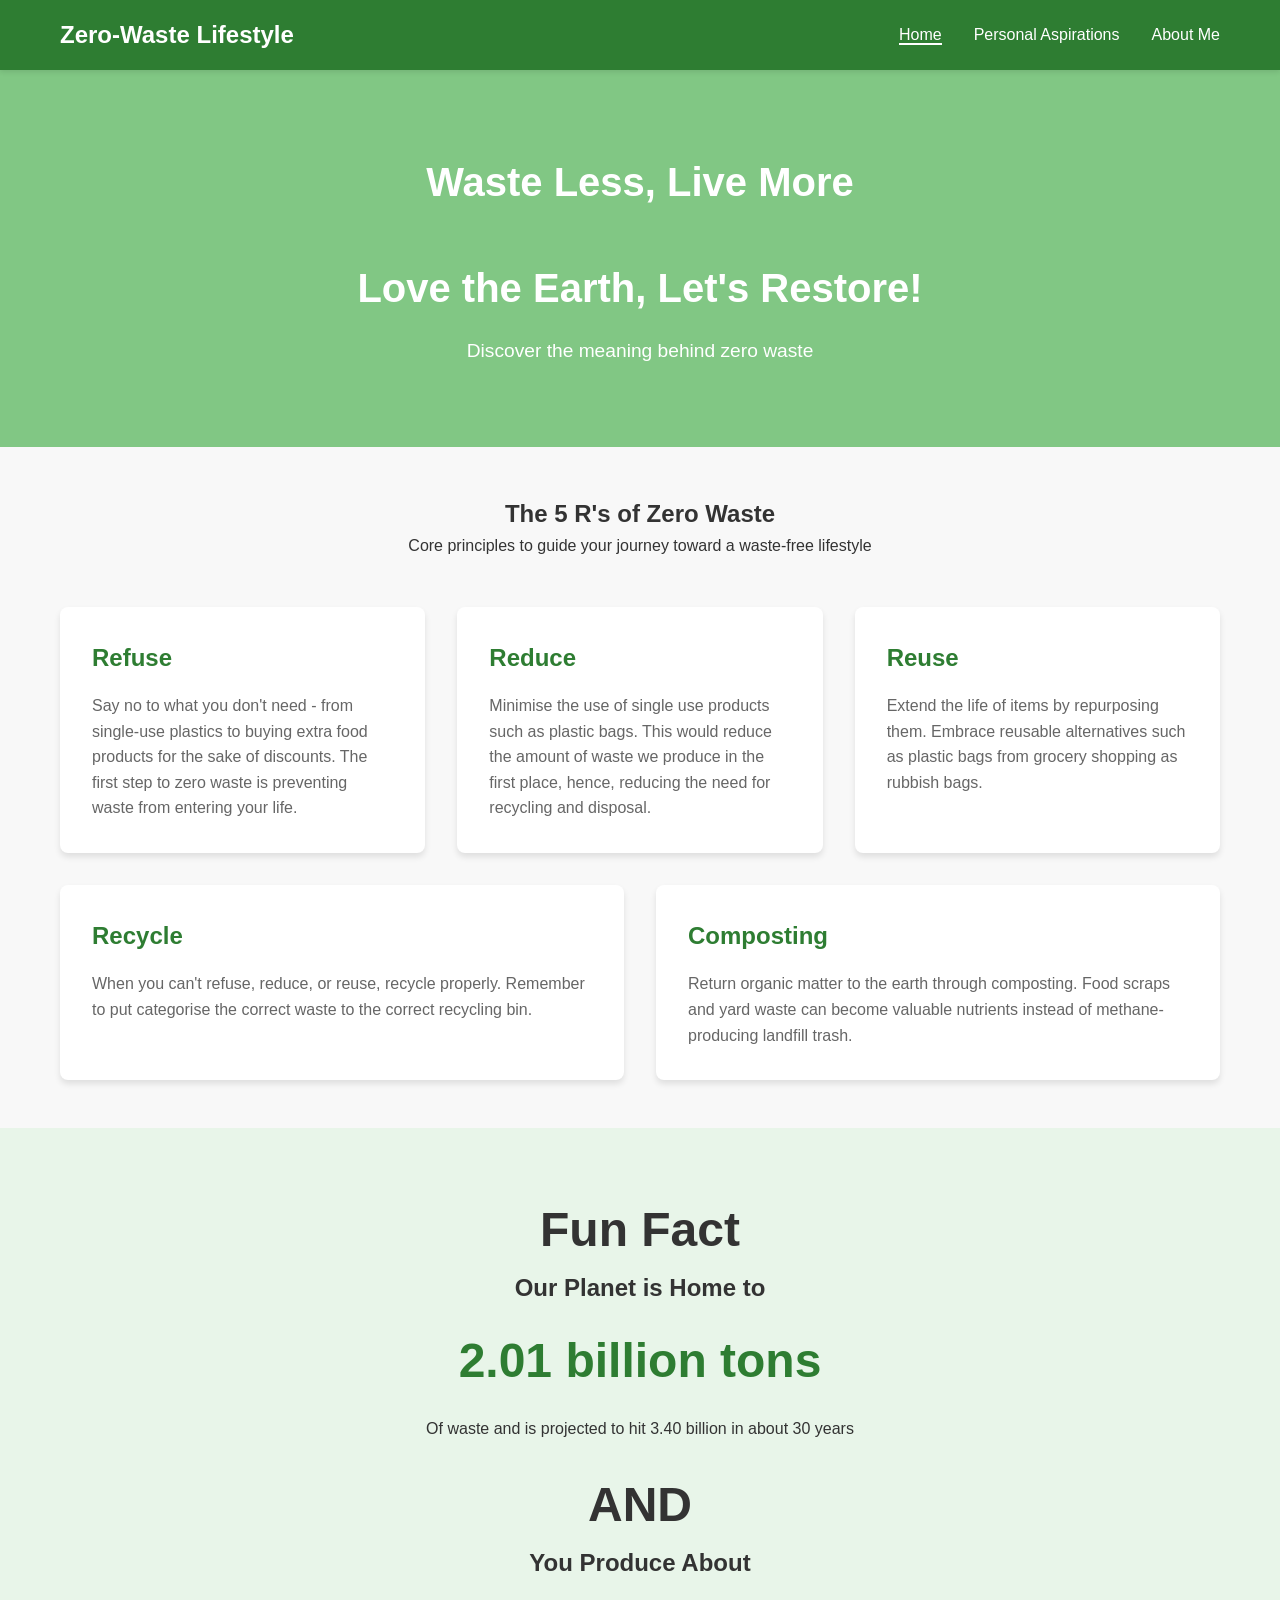
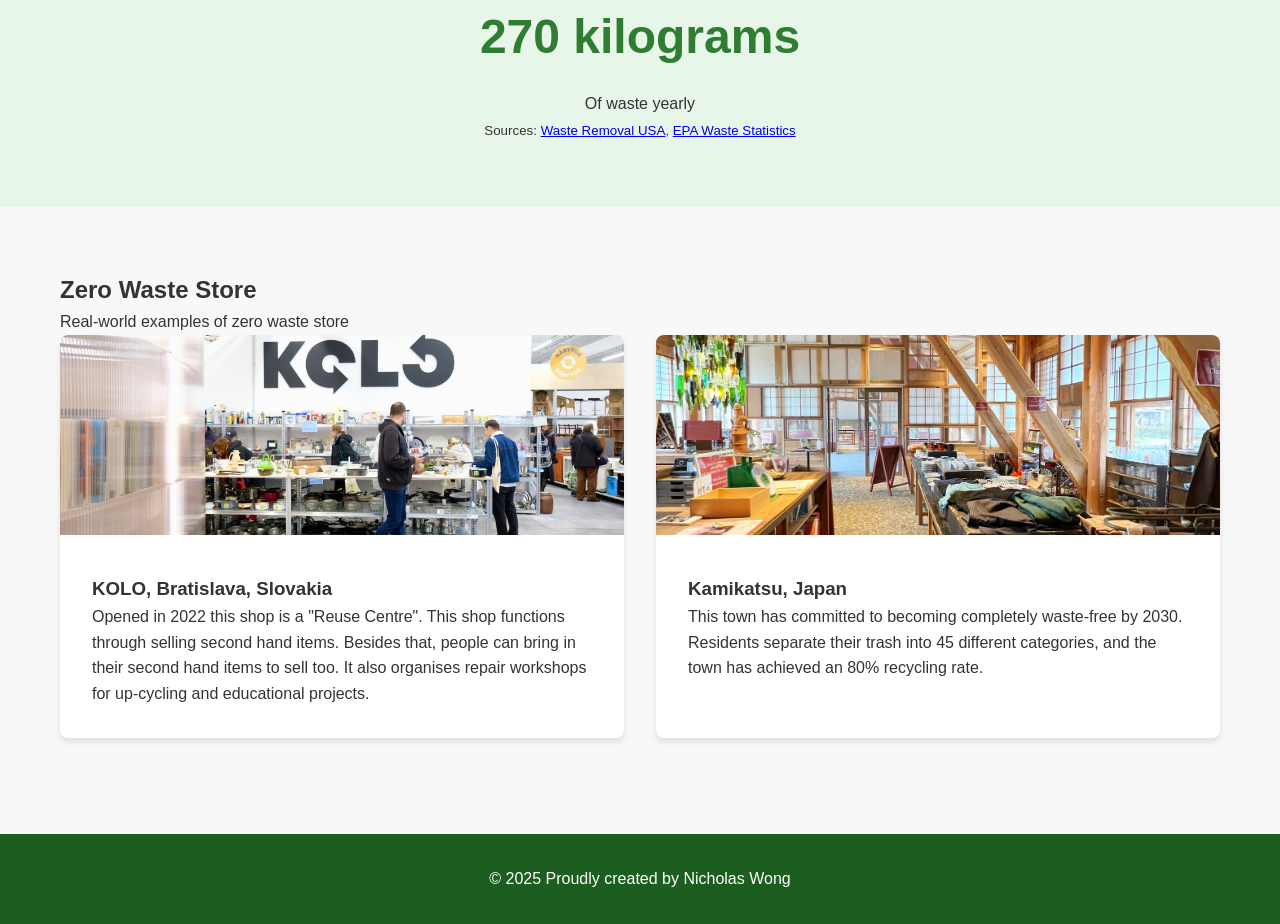
<file: htmlFiles/index.html>
<!DOCTYPE html>
<html lang="en">
<head>
    <meta charset="UTF-8">
    <title>Zero Waste Living</title>
    <link rel="stylesheet" href="../cssFiles/index.css">
</head>
<body>
    <!-- Navigation Bar -->
    <nav class="navbar">
        <div class="container nav-container">
            <!-- Add Logo-->
            <div class="logo">Zero-Waste Lifestyle</div>
            <!-- Add hyperlink to other pages-->
            <ul class="nav-links">
                <li><a href="index.html" class="active">Home</a></li>
                <li><a href="aspiration.html">Personal Aspirations</a></li>
                <li><a href="aboutMe.html">About Me</a></li>
            </ul>
        </div>
    </nav>

    <!-- Hero Section -->
    <header class="hero">
        <div class="container">
            <!-- Slogan -->
            <h1>Waste Less, Live More</h1>
            <br>
            <h1> Love the Earth, Let's Restore!</h1>
            <p>Discover the meaning behind zero waste</p>
        </div>
    </header>

    <!-- Zero Waste Principles Section -->
    <section class="principles-section">
        <div class="container">
            <div class="principles-title">
                <h2>The 5 R's of Zero Waste</h2>
                <p>Core principles to guide your journey toward a waste-free lifestyle</p>
            </div>
            
            <!-- Top row -->
            <div class="principles-grid">
                <!-- Refuse -->
                <div class="principle-box">
                    <h3>Refuse</h3>
                    <p>
                        Say no to what you don't need - from single-use plastics to buying extra food products for the sake of discounts. 
                        The first step to zero waste is preventing waste from entering your life.
                    </p>
                </div>
                
                <!-- Reduce -->
                <div class="principle-box">
                    <h3>Reduce</h3>
                    <p>
                        Minimise the use of single use products such as plastic bags. This would reduce the amount of waste we produce in the first place,
                        hence, reducing the need for recycling and disposal.
                    </p>
                </div>
                
                <!-- Reuse -->
                <div class="principle-box">
                    <h3>Reuse</h3>
                    <p>
                        Extend the life of items by repurposing them. Embrace reusable alternatives such as plastic bags from grocery shopping 
                        as rubbish bags. 
                    </p>
                </div>
            </div>
            
            <!-- Bottom row -->
            <div class="principles-grid-bottom">
                <!-- Recycle -->
                <div class="principle-box">
                    <h3>Recycle</h3>
                    <p>
                        When you can't refuse, reduce, or reuse, recycle properly. Remember to put categorise the correct waste to the correct recycling bin.
                    </p>
                </div>
                
                <!-- Composting -->
                <div class="principle-box">
                    <h3>Composting</h3>
                    <p>
                        Return organic matter to the earth through composting. Food scraps and yard 
                        waste can become valuable nutrients instead of methane-producing landfill trash.
                    </p>
                </div>
            </div>
        </div>
    </section>

    <!-- Statistics Section -->
    <section class="statistics-section">
        <div class="container">
            <h1>Fun Fact</h1>
            <h2>Our Planet is Home to</h2>
            <div class="stat-number">2.01 billion tons</div>
            <p>Of waste and is projected to hit 3.40 billion in about 30 years</p>
            <br>
            <h1>AND</h1>
            <h2>You Produce About</h2>
            <div class="stat-number">270 kilograms</div>
            <p>Of waste yearly</p>
            <!-- cite sources -->
            <small class="source-citation">
                Sources: <a href="https://wasteremovalusa.com/blog/how-much-waste-does-a-human-produce-per-day/#:~:text=Over%20the%20course%20of%20a%20year%2C%20an%20average%20person%20worldwide%20will%20produce%20nearly%20270%20kilograms%20(595%20pounds)%20of%20waste.%20In%20the%20United%20States%2C%20which%20ranks%20among%20the%20highest%20in%20waste%20generation%2C%20you%20could%20be%20producing%20more%20than%20800%20kilograms%20(over%201%2C760%20pounds)%20of%20waste%20annually.">
                Waste Removal USA</a>, <a href="https://www.developmentaid.org/news-stream/post/158158/world-waste-statistics-by-country#:~:text=Annually%2C%20our%20planet%20becomes%20home%20to%20about%202.01%20billion%20tons%20of%20municipal%20solid%20waste%20(MSW)%2C%20and%20that%20figure%20is%20anticipated%20to%20reach%203.40%20billion%20in%20about%2030%20years%20(a%2070%25%20increase).">
                EPA Waste Statistics </a>
            </small>
        </div>
    </section>

    <!-- Examples Section -->
    <section class="examples-section">
    <div class="container">
        <h2>Zero Waste Store</h2>
        <p>Real-world examples of zero waste store</p>
        
        
        <div class="example-grid">
            <div class="example-card">
                <img src="../images/kolo.jpg" alt="Kolo" class="example-img">
                <div class="example-content">
                    <h3>KOLO, Bratislava, Slovakia</h3>
                    <p>
                        Opened in 2022 this shop is a "Reuse Centre". This shop functions through selling second hand items. Besides that, 
                        people can bring in their second hand items to sell too. It also organises repair workshops for up-cycling and educational 
                        projects.
                    </p>
                </div>
            </div>
            
            <div class="example-card">
                <img src="../images/kamikatsu.jpg" alt="Kamikatsu Japan" class="example-img">
                <div class="example-content">
                    <h3>Kamikatsu, Japan</h3>
                    <p>
                        This town has committed to becoming completely waste-free by 2030. Residents 
                        separate their trash into 45 different categories, and the town has achieved 
                        an 80% recycling rate.
                    </p>
                </div>
            </div>
        </div>
    </div>
</section>

    <!-- Footer -->
    <footer>
        <div class="container">
            <p> &#169; 2025 Proudly created by Nicholas Wong</p>
        </div>
    </footer>
</body>
</html>
</file>
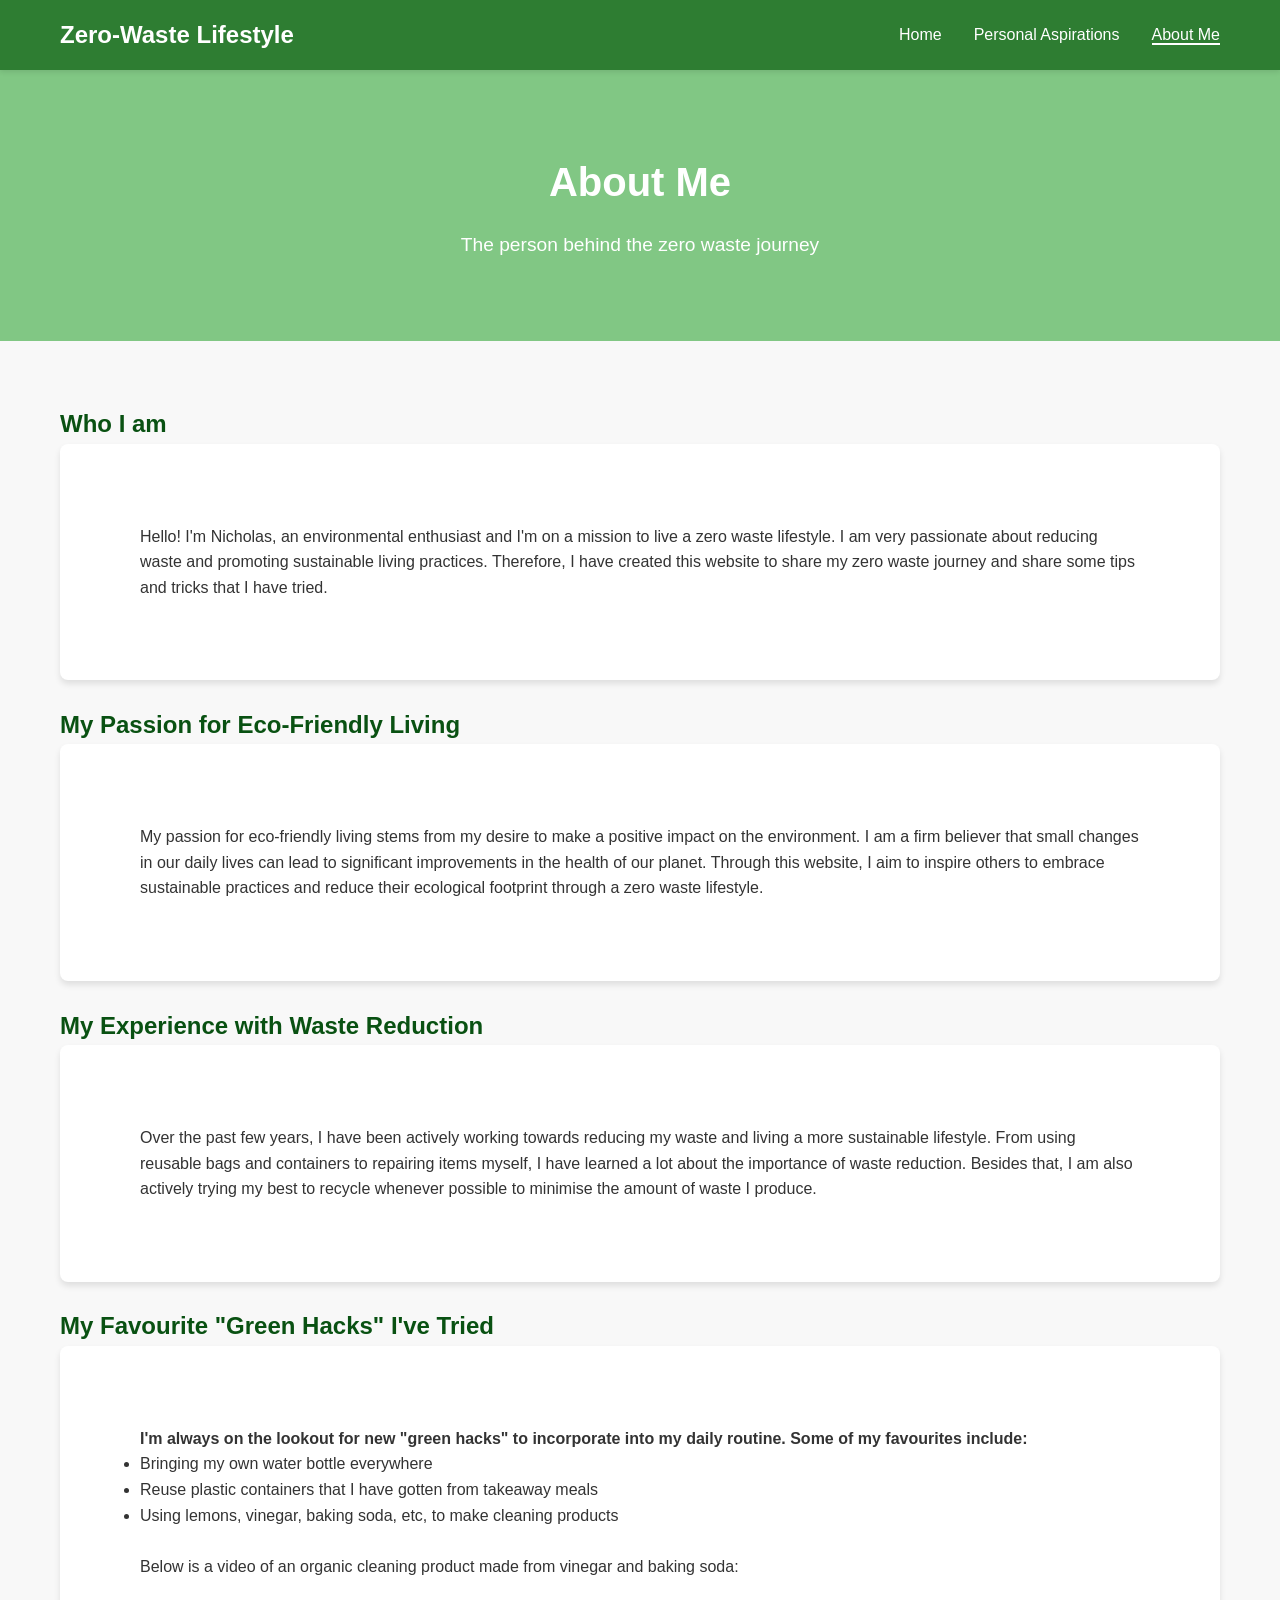
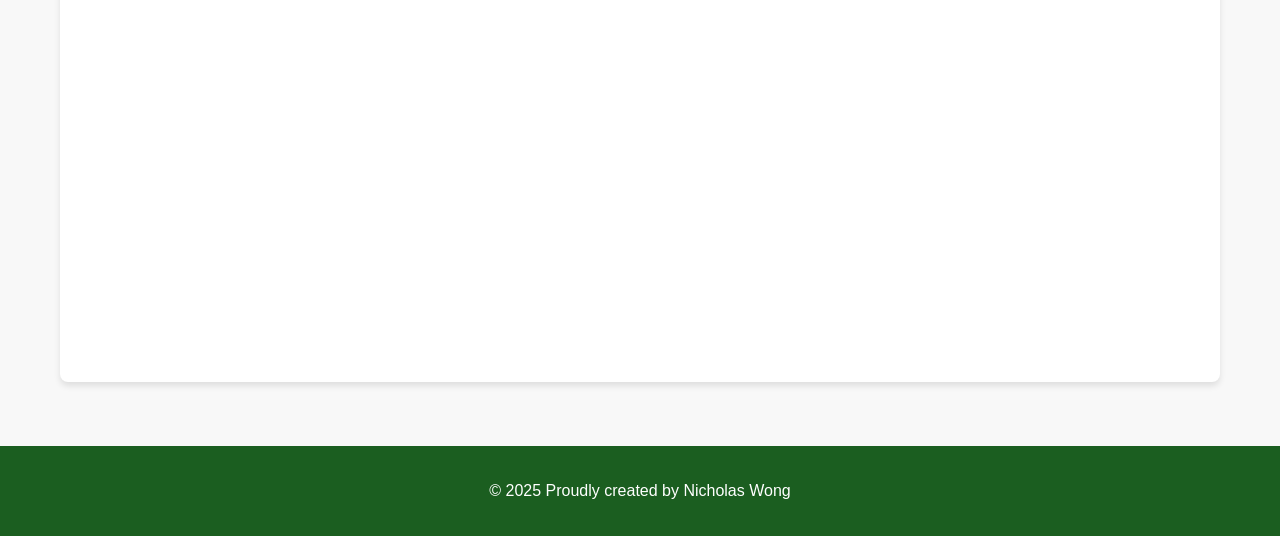
<file: htmlFiles/aboutMe.html>
<!DOCTYPE html>
<html lang="en">
<head>
    <meta charset="UTF-8">
    <title>About Me - Zero Waste Living</title>
    <link rel="stylesheet" href="../cssFiles/aboutMe.css">

</head>
<body>
    <!-- Navigation Bar -->
    <nav class="navbar">
        <div class="container nav-container">
            <!-- Add Logo       -->
            <div class="logo">Zero-Waste Lifestyle</div>
            <!-- Add hyperlinks to other page -->
            <ul class="nav-links">
                <li><a href="index.html">Home</a></li>
                <li><a href="aspiration.html">Personal Aspirations</a></li>
                <li><a href="aboutMe.html" class="active">About Me</a></li>
            </ul>
        </div>
    </nav>

    <!-- Hero Section -->
    <header class="hero">
        <div class="container">
            <h1>About Me</h1>
            <p>The person behind the zero waste journey</p>
        </div>
    </header>

    <!-- About Section -->
    <section class="about-section">
        <div class="container">
            <div class="about-content">
                <h2>Who I am</h2>
                <div class="about-box">
                <p>
                    <!-- Introduction -->
                    Hello! I'm Nicholas, an environmental enthusiast and I'm on a mission to live a zero waste lifestyle.
                    I am very passionate about reducing waste and promoting sustainable living practices. 
                    Therefore, I have created this website to share my zero waste journey and share some tips and tricks that I have tried.
                </p>
                </div>
                <br>
                <h2>My Passion for Eco-Friendly Living</h2>
                <div class="about-box">
                <p>
                    <!-- Passion -->
                    My passion for eco-friendly living stems from my desire to make a positive impact on the environment. 
                    I am a firm believer that small changes in our daily lives can lead to significant improvements in the health of our planet.
                    Through this website, I aim to inspire others to embrace sustainable practices and reduce their ecological footprint through a zero waste lifestyle.
                </p>
                </div>
                <br>
                <h2>My Experience with Waste Reduction</h2>
                <div class="about-box">
                <p>
                    <!-- Experience -->
                    Over the past few years, I have been actively working towards reducing my waste and living a more sustainable lifestyle.
                    From using reusable bags and containers to repairing items myself, I have learned a lot about the importance of waste reduction.
                    Besides that, I am also actively trying my best to recycle whenever possible to minimise the amount of waste I produce.
                </p>
                </div>
                <br>
                <h2>My Favourite "Green Hacks" I've Tried</h2>
                <div class="about-box">
                <h4>
                    I'm always on the lookout for new "green hacks" to incorporate into my daily routine.
                    Some of my favourites include:
                </h4>  
                <!-- Green Hacks -->
                    <ul>
                        <li>Bringing my own water bottle everywhere</li>
                        <li>Reuse plastic containers that I have gotten from takeaway meals</li>
                        <li>Using lemons, vinegar, baking soda, etc, to make cleaning products</li>
                    </ul>
                    <br>
                    <p>
                        Below is a video of an organic cleaning product made from vinegar and baking soda:
                    </p>
                    <iframe src="https://www.youtube.com/embed/Zb_egySzEtA" allowfullscreen></iframe>
                </div>
            </div>
        </div>
    </section>

    <!-- Footer -->
    <footer>
        <div class="container">
            <p>&#169; 2025 Proudly created by Nicholas Wong</p>
        </div>
    </footer>
</body>
</html>
</file>
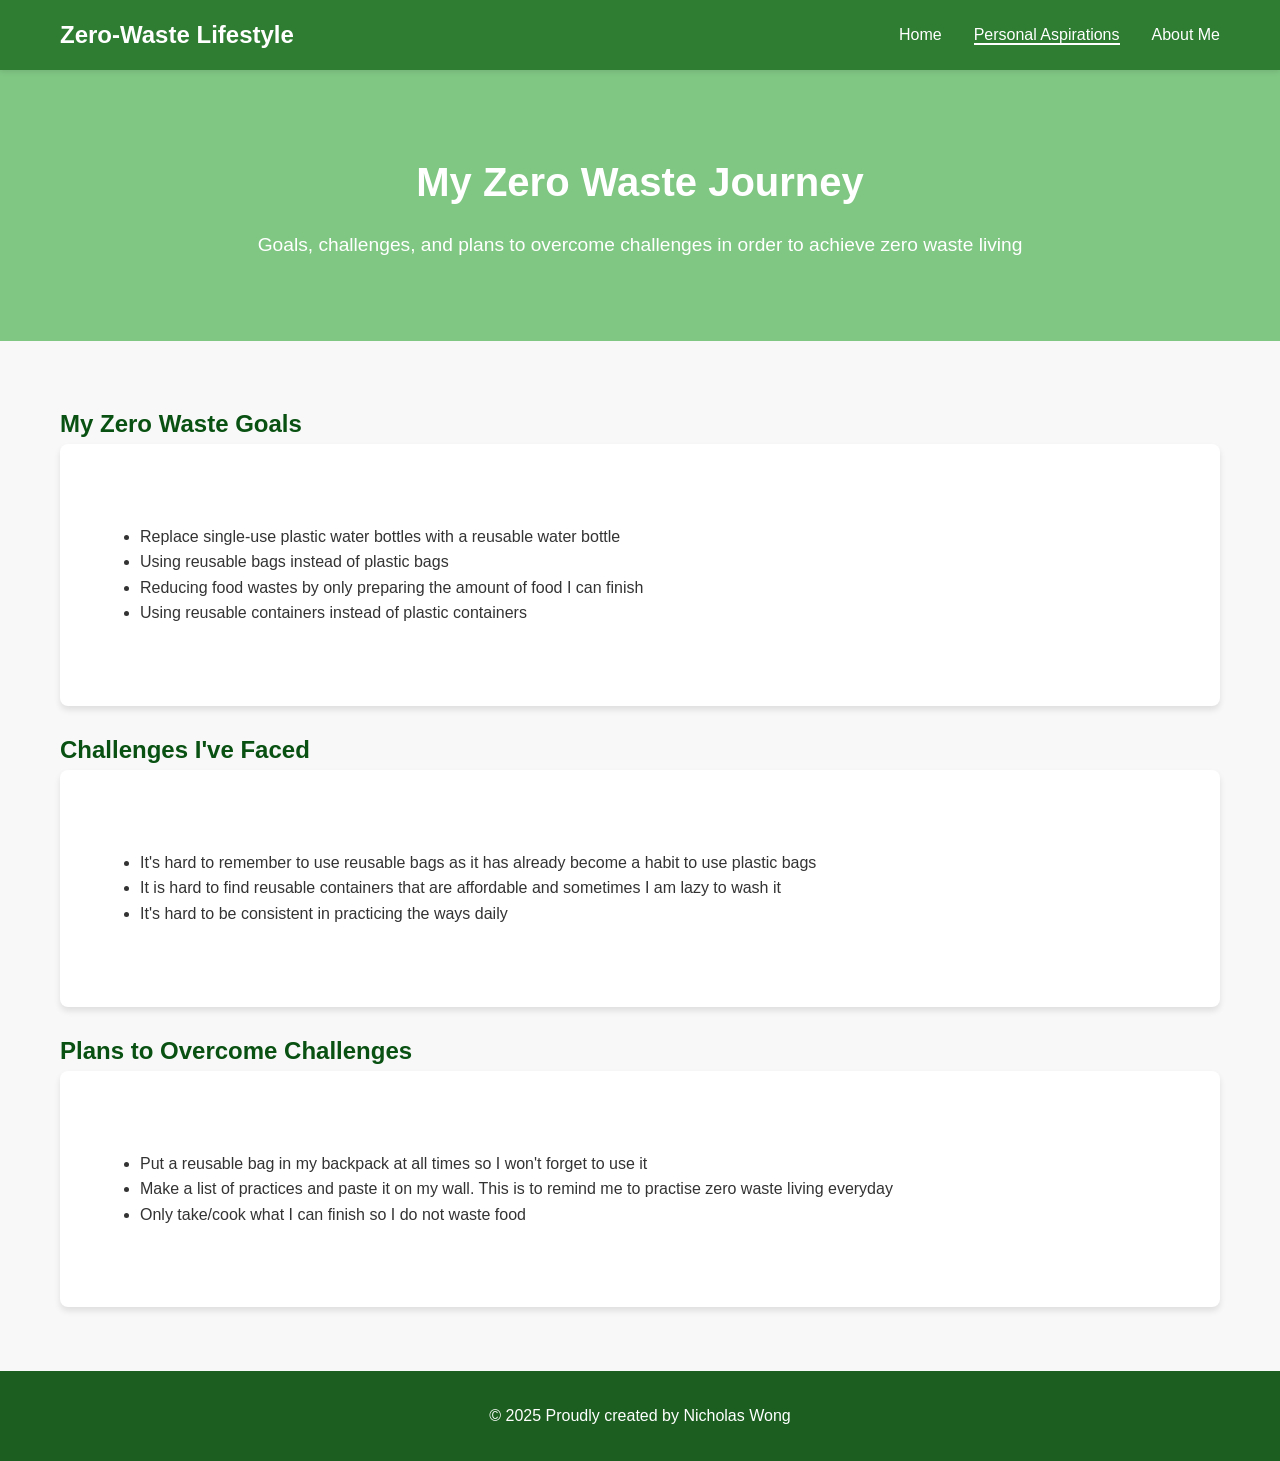
<file: htmlFiles/aspiration.html>
<!DOCTYPE html>
<html lang="en">
<head>
    <meta charset="UTF-8">
    <title>Personal Aspirations - Zero Waste Living</title>
    <link rel="stylesheet" href="../cssFiles/aspiration.css">
</head>
<body>
    <!-- Navigation Bar -->
    <nav class="navbar">
        <div class="container nav-container">
            <!-- Insert Logo -->
            <div class="logo">Zero-Waste Lifestyle</div>
            <!---->
            <ul class="nav-links">
                <li><a href="index.html">Home</a></li>
                <li><a href="aspiration.html" class="active">Personal Aspirations</a></li>
                <li><a href="aboutMe.html">About Me</a></li>
            </ul>
        </div>
    </nav>

    <!-- Hero Section -->
    <header class="hero">
        <div class="container">
            <h1>My Zero Waste Journey</h1>
            <p>Goals, challenges, and plans to overcome challenges in order to achieve zero waste living</p>
        </div>
    </header>

    <!-- Personal Aspirations Section -->
    <section class="aspirations-section">
        <div class="container">
            <h2>My Zero Waste Goals</h2>
            <div class="aspirations-list">
                <ul>
                    <li>
                        Replace single-use plastic water bottles with a reusable water bottle
                    </li>
                    <li>
                        Using reusable bags instead of plastic bags
                    </li>
                    <li>
                        Reducing food wastes by only preparing the amount of food I can finish
                    </li>
                    <li>
                        Using reusable containers instead of plastic containers
                    </li>
                </ul>

            </div>
            <br>
            <h2>Challenges I've Faced</h2>
            <div class="aspirations-list">
                <ul>
                    <li>
                        It's hard to remember to use reusable bags as it has already become a habit to use plastic bags
                    </li>
                    <li>
                        It is hard to find reusable containers that are affordable and sometimes I am lazy to wash it
                    </li>
                    <li>
                        It's hard to be consistent in practicing the ways daily
                    </li>
                </ul>
            </div>
            <br>
            <h2>Plans to Overcome Challenges</h2>
            <div class="aspirations-list">
                <ul>
                    <li>
                        Put a reusable bag in my backpack at all times so I won't forget to use it
                    </li>
                    <li>
                        Make a list of practices and paste it on my wall. This is to remind me to practise zero waste living everyday
                    </li>
                    <li>
                        Only take/cook what I can finish so I do not waste food
                    </li>
                </ul>
            </div>
        </div>
    </section>

    <!-- Footer -->
    <footer>
        <div class="container">
            <p>&#169; 2025 Proudly created by Nicholas Wong</p>
        </div>
    </footer>
</body>
</html>
</file>
<file: cssFiles/index.css>
/* Global Styles */
/*margin and padding selector*/
* {
    margin: 0;
    padding: 0;
    box-sizing: border-box;
}

body {
    font-family: 'Open Sans', Arial, sans-serif;
    line-height: 1.6;
    color: #333;
    background-color: #f8f8f8;
}

.container {
    max-width: 1200px;
    margin: 0 auto;
    padding: 0 20px;
}

/* Navigation Bar */
.navbar {
    background-color: #2e7d32; /* Green theme for environmental focus */
    color: white;
    padding: 1rem 0;
    position: sticky;
    top: 0;
    z-index: 100;
    box-shadow: 0 2px 5px rgba(0, 0, 0, 0.1);
}

.nav-container {
    display: flex;
    justify-content: space-between;
    align-items: center;
}
/*logo*/
.logo {
    font-size: 1.5rem;
    font-weight: bold;
}
/*links to other page; list style none remove bullet point*/
.nav-links {
    display: flex;
    list-style: none;
}
/* Add spacing between navigation items */
.nav-links li {
    margin-left: 2rem;
}
/*link colour*/
.nav-links a {
    color: white;
    text-decoration: none;
    font-weight: 500;
    transition: all 0.3s ease;
}
/*add a bit of hover(pseudo class)*/
.nav-links a:hover {
    color: #b2dfdb;
}
/*add white underline for active links(attribute selector)*/
.nav-links a[class="active"] {
    border-bottom: 2px solid white;
}

/* Hero Section */
.hero {
    padding: 5rem 0;
    background-color: #81c784;
    color: #fff;
    text-align: center;
}

.hero h1 {
    font-size: 2.5rem;
    margin-bottom: 1rem;
}

.hero p {
    font-size: 1.2rem;
    max-width: 800px;
    margin: 0 auto;
}

/* Zero Waste Principles Section */
.principles-section {
    padding: 3rem 0;
}

.principles-title {
    text-align: center;
    margin-bottom: 3rem;
}
/*css page layout using grids; generate first 3 grids at the top*/
.principles-grid {
    display: grid;
    grid-template-columns: repeat(3, 1fr);
    gap: 2rem;
    margin-bottom: 2rem;
}
/*generate two grids at the bottom*/
.principles-grid-bottom {
    display: grid;
    grid-template-columns: repeat(2, 1fr);
    gap: 2rem;
}
/*set box shadow, and smoothen box when it move up and down*/
.principle-box {
    background-color: white;
    border-radius: 8px;
    padding: 2rem;
    box-shadow: 0 4px 6px rgba(0, 0, 0, 0.1);
    transition: transform 0.3s ease;
}
/*make box move up when hovered*/
.principle-box:hover {
    transform: translateY(-5px);
}
/*set h3 colour*/
.principle-box h3 {
    color: #2e7d32;
    margin-bottom: 1rem;
    font-size: 1.5rem;
}
/*set box colour*/
.principle-box p {
    color: #666;
}

/* Statistics Section */
/*make area for statistics*/
.statistics-section {
    background-color: #e8f5e9;
    padding: 4rem 0;
    text-align: center;
}
/*make stat number bigger and bolder for emphasis*/
.stat-number {
    font-size: 3rem;
    font-weight: bold;
    color: #2e7d32;
    margin: 1rem 0;
}
/*make it more enticing with big word*/
h1 {
    font-size: 3rem;
}

/* Examples Section */
.examples-section {
    padding: 4rem 0;
}
/*make example card shadow and make it smooth when it moves up and down*/
.example-card {
    background-color: white;
    border-radius: 8px;
    overflow: hidden;
    box-shadow: 0 4px 6px rgba(0, 0, 0, 0.1);
    margin-bottom: 2rem;
    transition: transform 0.3s ease;
}
/*make it move up and down when hovered*/
.example-card:hover {
    transform: translateY(-5px);
}
/*form grid of 2 columns */
.example-grid {
    display: grid;
    grid-template-columns: repeat(2, 1fr);
    gap: 2rem;
}
/*set example image size*/
.example-img {
    width: 100%;
    height: 200px;
    object-fit: cover;
}

.example-content {
    padding: 2rem;
}

/* Footer */
footer {
    background-color: #1b5e20;
    color: white;
    padding: 2rem 0;
    text-align: center;
}
</file>
<file: cssFiles/aboutMe.css>
/* Global Styles */
* {
    margin: 0;
    padding: 0;
    box-sizing: border-box;
}

body {
    font-family: 'Open Sans', Arial, sans-serif;
    line-height: 1.6;
    color: #333;
    background-color: #f8f8f8;
}

.container {
    max-width: 1200px;
    margin: 0 auto;
    padding: 0 20px;
}
/*colour for each card heading*/
h2 {
    color: #095112
}

/* Navigation Bar */
.navbar {
    background-color: #2e7d32; /* Green theme for environmental focus */
    color: white;
    padding: 1rem 0;
    position: sticky;
    top: 0;
    z-index: 100;
    box-shadow: 0 2px 5px rgba(0, 0, 0, 0.1);
}

.nav-container {
    display: flex;
    justify-content: space-between;
    align-items: center;
}
/*logo*/
.logo {
    font-size: 1.5rem;
    font-weight: bold;
}
/*links to other page*/
.nav-links {
    display: flex;
    list-style: none;
}
/* Add spacing between navigation items */
.nav-links li {
    margin-left: 2rem;
}
/*link colour*/
.nav-links a {
    color: white;
    text-decoration: none;
    font-weight: 500;
    transition: all 0.3s ease;
}
/*add a bit of hover*/
.nav-links a:hover {
    color: #b2dfdb;
}
/*add white underline for active links*/
.nav-links a[class="active"] {
    border-bottom: 2px solid white;
}
/* Hero Section */
.hero {
    padding: 5rem 0;
    background-color: #81c784;
    color: #fff;
    text-align: center;
}

.hero h1 {
    font-size: 2.5rem;
    margin-bottom: 1rem;
}

.hero p {
    font-size: 1.2rem;
    max-width: 800px;
    margin: 0 auto;
}

/* About Me Page */
.about-section {
    padding: 4rem 0;
    display: flex;
    gap: 3rem;
}

.about-content {
    flex: 2;
}
/*give each box their own colour and shadow and smoothen when it goes up and down*/
.about-box {
    background-color: white;
    border-radius: 8px;
    padding: 5rem;
    box-shadow: 0 4px 6px rgba(0, 0, 0, 0.1);
    transition: transform 0.3s ease;
}

/*make box move up when hovered*/
.about-box:hover {
    transform: translateY(-5px);
}
/*add embedded youtube video*/
iframe {
    width: 100%;
    max-width: 420px;
    height: 315px;
    border: none;
}


/* Footer */
footer {
    background-color: #1b5e20;
    color: white;
    padding: 2rem 0;
    text-align: center;
}
</file>
<file: cssFiles/aspiration.css>
/* Global Styles */
* {
    margin: 0;
    padding: 0;
    box-sizing: border-box;
}

body {
    font-family: 'Open Sans', Arial, sans-serif;
    line-height: 1.6;
    color: #333;
    background-color: #f8f8f8;
}

.container {
    max-width: 1200px;
    margin: 0 auto;
    padding: 0 20px;
}
/*colour for each card heading*/
h2 {
    color: #095112
}

/* Navigation Bar */
.navbar {
    background-color: #2e7d32; /* Green theme for environmental focus */
    color: white;
    padding: 1rem 0;
    position: sticky;
    top: 0;
    z-index: 100;
    box-shadow: 0 2px 5px rgba(0, 0, 0, 0.1);
}

.nav-container {
    display: flex;
    justify-content: space-between;
    align-items: center;
}

/*logo*/
.logo {
    font-size: 1.5rem;
    font-weight: bold;
}
/*links to other page*/
.nav-links {
    display: flex;
    list-style: none;
}
/* Add spacing between navigation items */
.nav-links li {
    margin-left: 2rem;
}
/*link colour*/
.nav-links a {
    color: white;
    text-decoration: none;
    font-weight: 500;
    transition: all 0.3s ease;
}
/*add a bit of hover*/
.nav-links a:hover {
    color: #b2dfdb;
}
/*add white underline for active links*/
.nav-links a[class="active"] {
    border-bottom: 2px solid white;
}

/* Hero Section */
.hero {
    padding: 5rem 0;
    background-color: #81c784;
    color: #fff;
    text-align: center;
}

.hero h1 {
    font-size: 2.5rem;
    margin-bottom: 1rem;
}

.hero p {
    font-size: 1.2rem;
    max-width: 800px;
    margin: 0 auto;
}

/* Personal Aspirations Page */
.aspirations-section {
    padding: 4rem 0;
}
/*add box shadow and smoothen when it goes up and down*/
.aspirations-list {
    background-color: white;
    border-radius: 8px;
    padding: 5rem;
    box-shadow: 0 4px 6px rgba(0, 0, 0, 0.1);
    transition: transform 0.3s ease;
}
/*make box move up when hovered*/
.aspirations-list:hover {
    transform: translateY(-5px);
}

/* Footer */
footer {
    background-color: #1b5e20;
    color: white;
    padding: 2rem 0;
    text-align: center;
}
</file>
